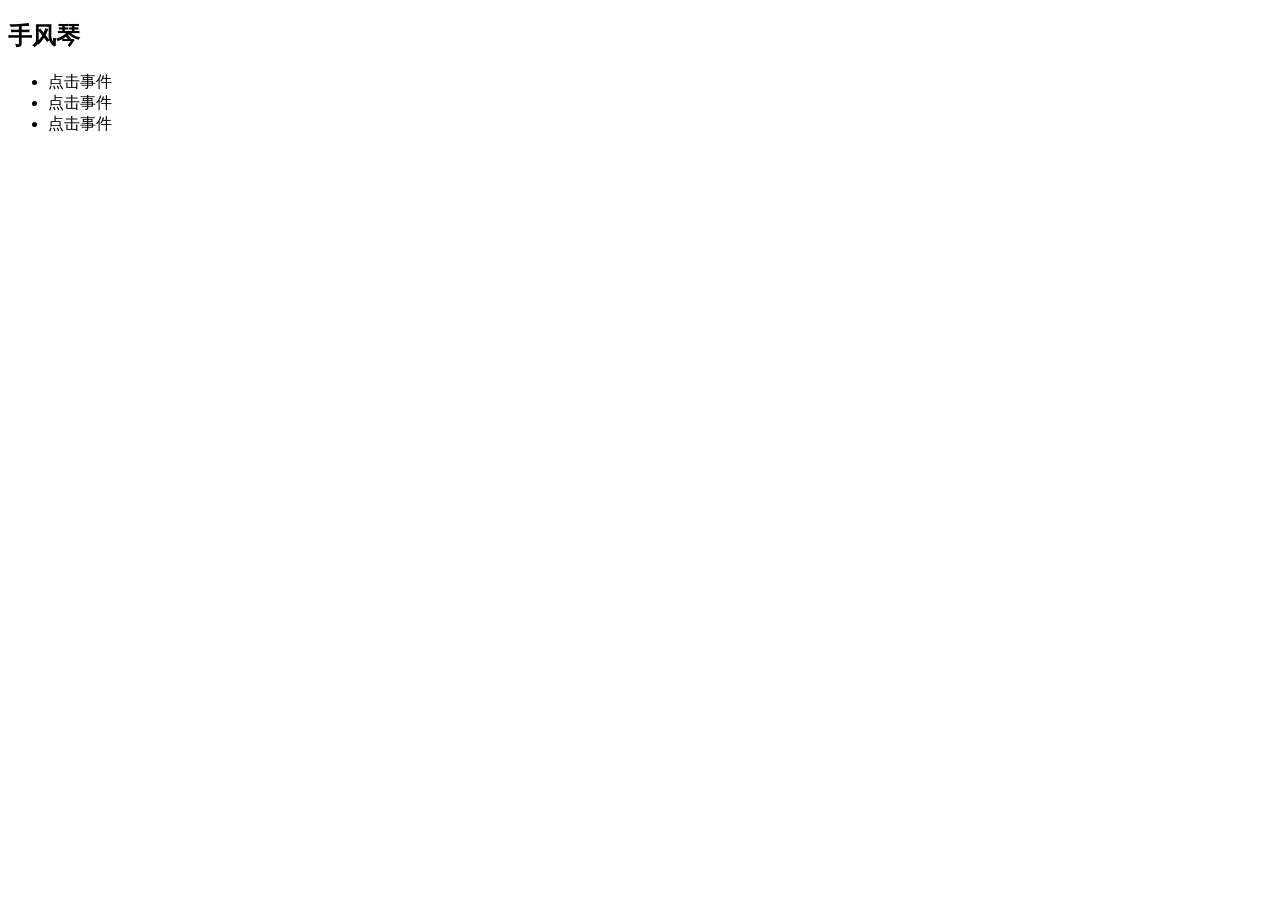
<file: accordion.html>
<!DOCTYPE html>
<html lang="en">

<head>
    <meta charset="UTF-8">
    <meta name="viewport" content="width=device-width, initial-scale=1.0">
    <meta http-equiv="X-UA-Compatible" content="ie=edge">
    <title>Document</title>
    <script src="./js/jquery-3.0.0.js"></script>
    <script src="./js/my_fun.js"></script>
</head>

<body>
    <h2>手风琴</h2>
    <ul>
        <li>
            <div class="item">点击事件</div>
            <div class="item_down">下拉框</div>
        </li>
        <li>
            <div class="item">点击事件</div>
            <div class="item_down">下拉框</div>
        </li>
        <li>
            <div class="item">点击事件</div>
            <div class="item_down">下拉框</div>
        </li>
    </ul>
    <script>
        accordion(".item",".item_down")
    </script>
</body>

</html>
</file>
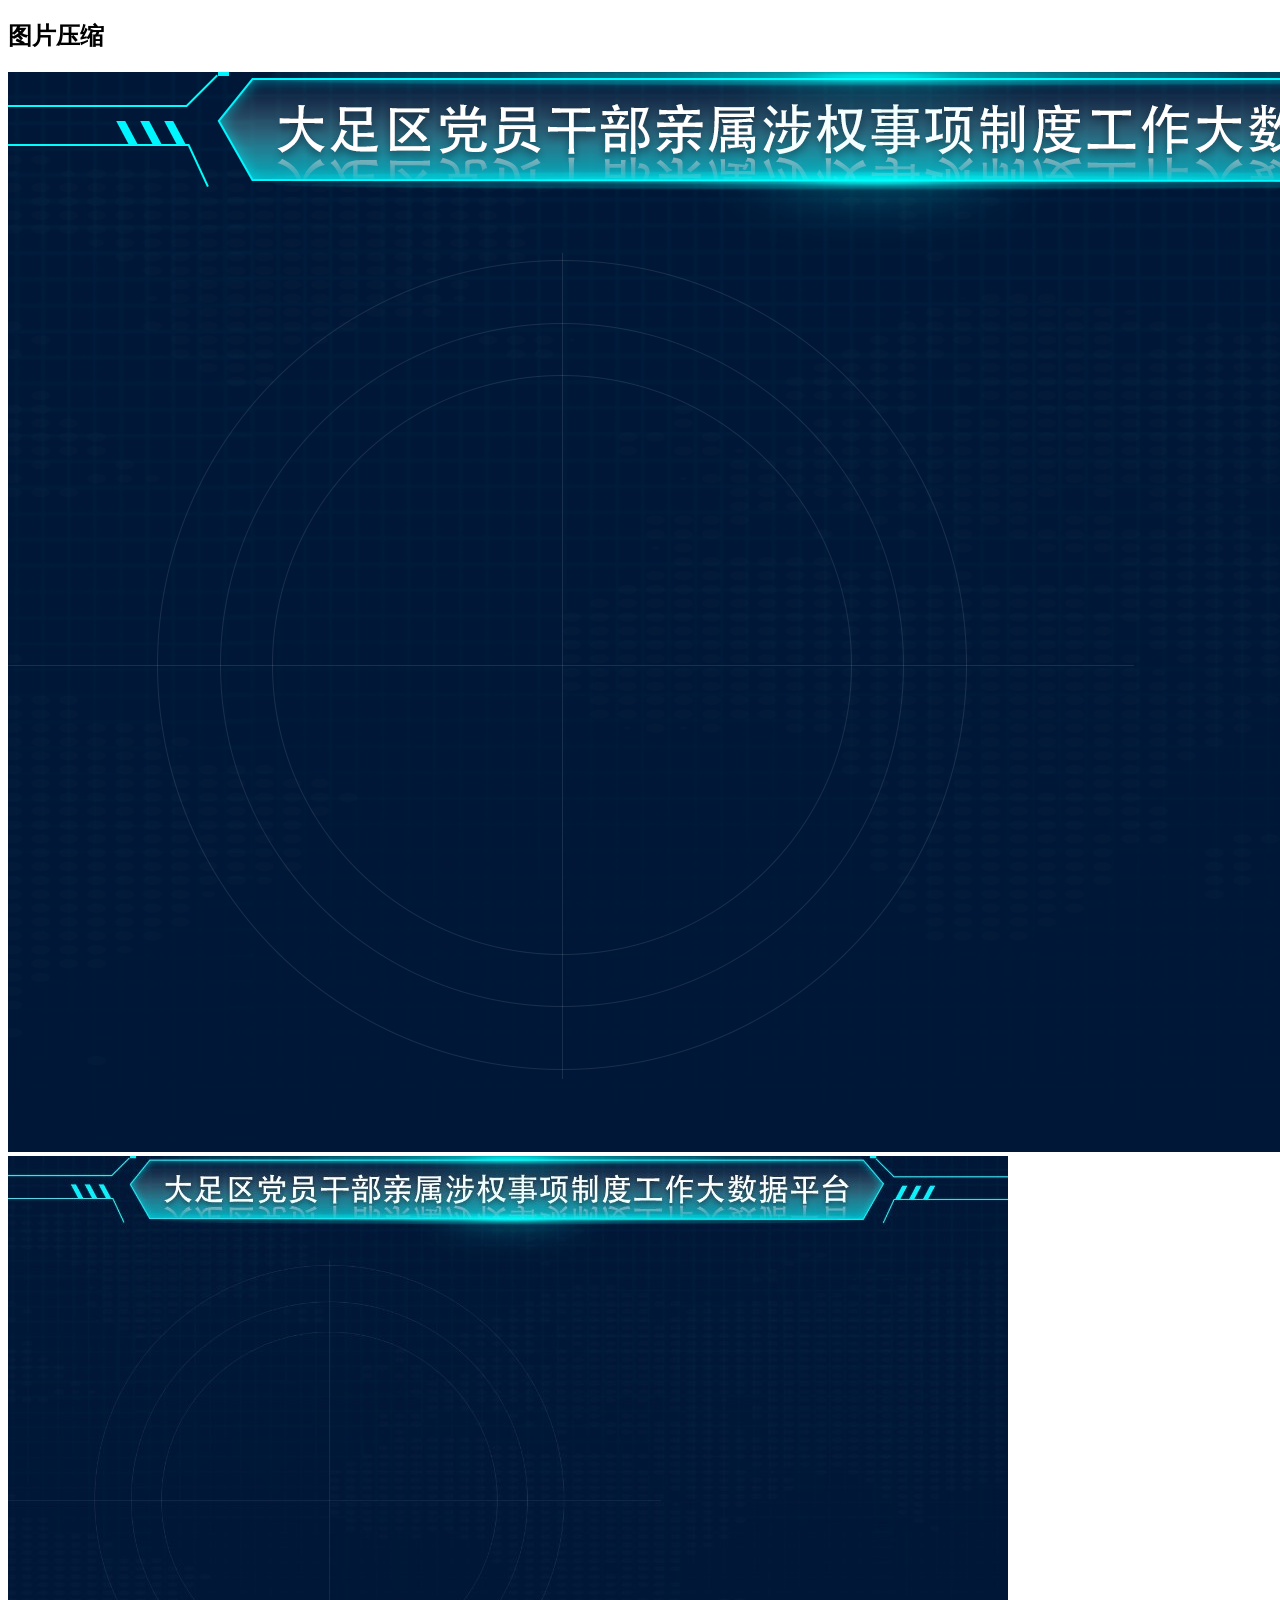
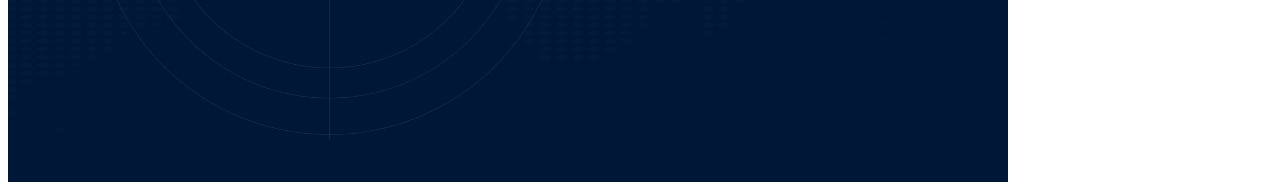
<file: canvas_zip.html>
<!DOCTYPE html>
<html lang="en">
<head>
    <meta charset="UTF-8">
    <meta name="viewport" content="width=device-width, initial-scale=1.0">
    <meta http-equiv="X-UA-Compatible" content="ie=edge">
    <title>Document</title>
    <script src="./js/jquery-3.0.0.js"></script>
    <script src="./js/my_fun.js"></script>
</head>
<body>
    <h2>图片压缩</h2>
    <img src="./images/bg_center1.png" alt="">
    <img  class="img2" src="" alt="">
    <script>
    //图片压缩（本地直接打开会报错）
var zip=new canvas_zip();//可以写参数{a:1,b:2,c:3}
        //参数path图片路径，{}参数，function回调函数
        zip.dealImage("./images/bg_center1.png", {
            quality: 0.9,//压缩的质量0-1之间
            width: 1000,//压缩后的图片宽度，不写高等比例
        }, function (base) {//直接将获取到的base64的字符串
              console.log(base)
              $(".img2").attr("src",base)
              var imgFile = zip.dataURLtoFile(base);//base64转图片对象
              console.log(imgFile)
        })
    </script>
</body>
</html>
</file>
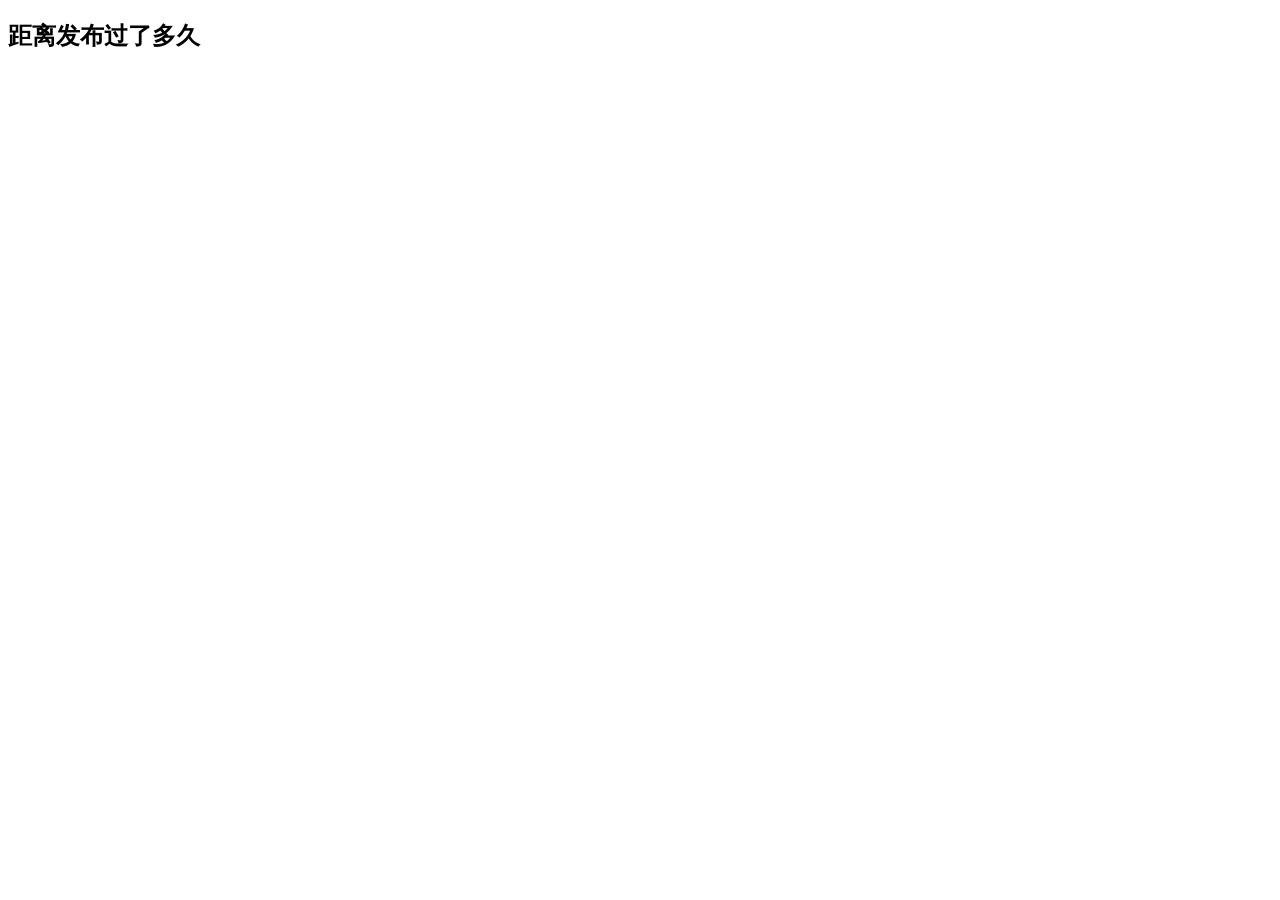
<file: getDateDiff.html>
<!DOCTYPE html>
<html lang="en">

<head>
    <meta charset="UTF-8">
    <meta name="viewport" content="width=device-width, initial-scale=1.0">
    <meta http-equiv="X-UA-Compatible" content="ie=edge">
    <title>Document</title>
    <script src="./js/jquery-3.0.0.js"></script>
    <script src="./js/my_fun.js"></script>
</head>

<body>
    <h2>距离发布过了多久</h2>
    <script>
        var a=getDateDiff("2016/1/2 16:00:00")
        var b=getDateDiff("2019-1-2 16:00:00")
        var c=getDateDiff("2018/1/2")
        var d=getDateDiff("2017-1-2")
        console.log(a,b,c,d)
    </script>
</body>

</html>
</file>
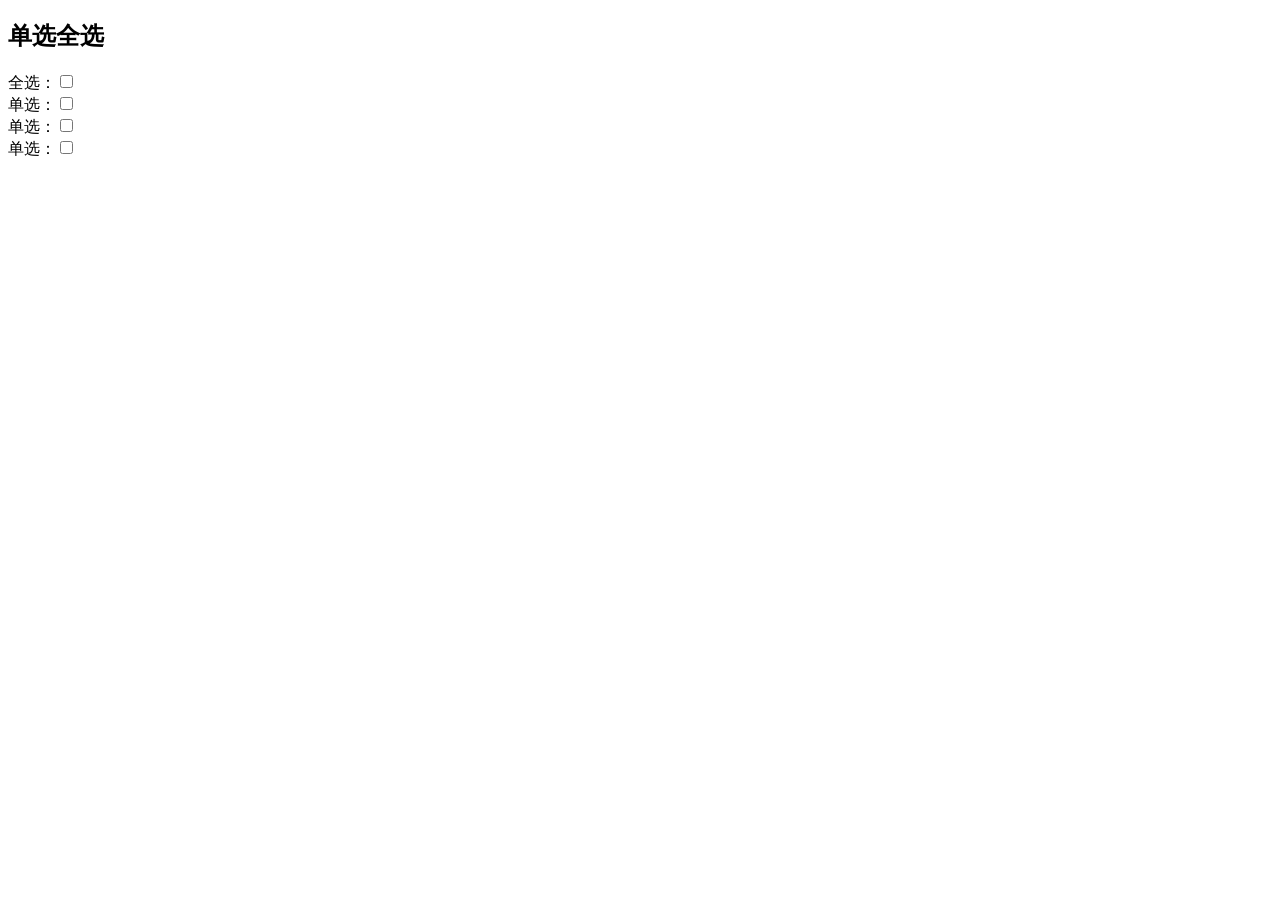
<file: select_all.html>
<!DOCTYPE html>
<html lang="en">

<head>
    <meta charset="UTF-8">
    <meta name="viewport" content="width=device-width, initial-scale=1.0">
    <meta http-equiv="X-UA-Compatible" content="ie=edge">
    <title>Document</title>
    <script src="./js/jquery-3.0.0.js"></script>
    <script src="./js/my_fun.js"></script>
</head>

<body>
    <h2>单选全选</h2>
    <div>
        全选：<input type="checkbox" id="qx"><br>
        单选：<input type="checkbox" class="dx"><br>
        单选：<input type="checkbox" class="dx"><br>
        单选：<input type="checkbox" class="dx"><br>
    </div>
    <script>
        select_all("#qx",".dx")
    </script>
</body>

</html>
</file>
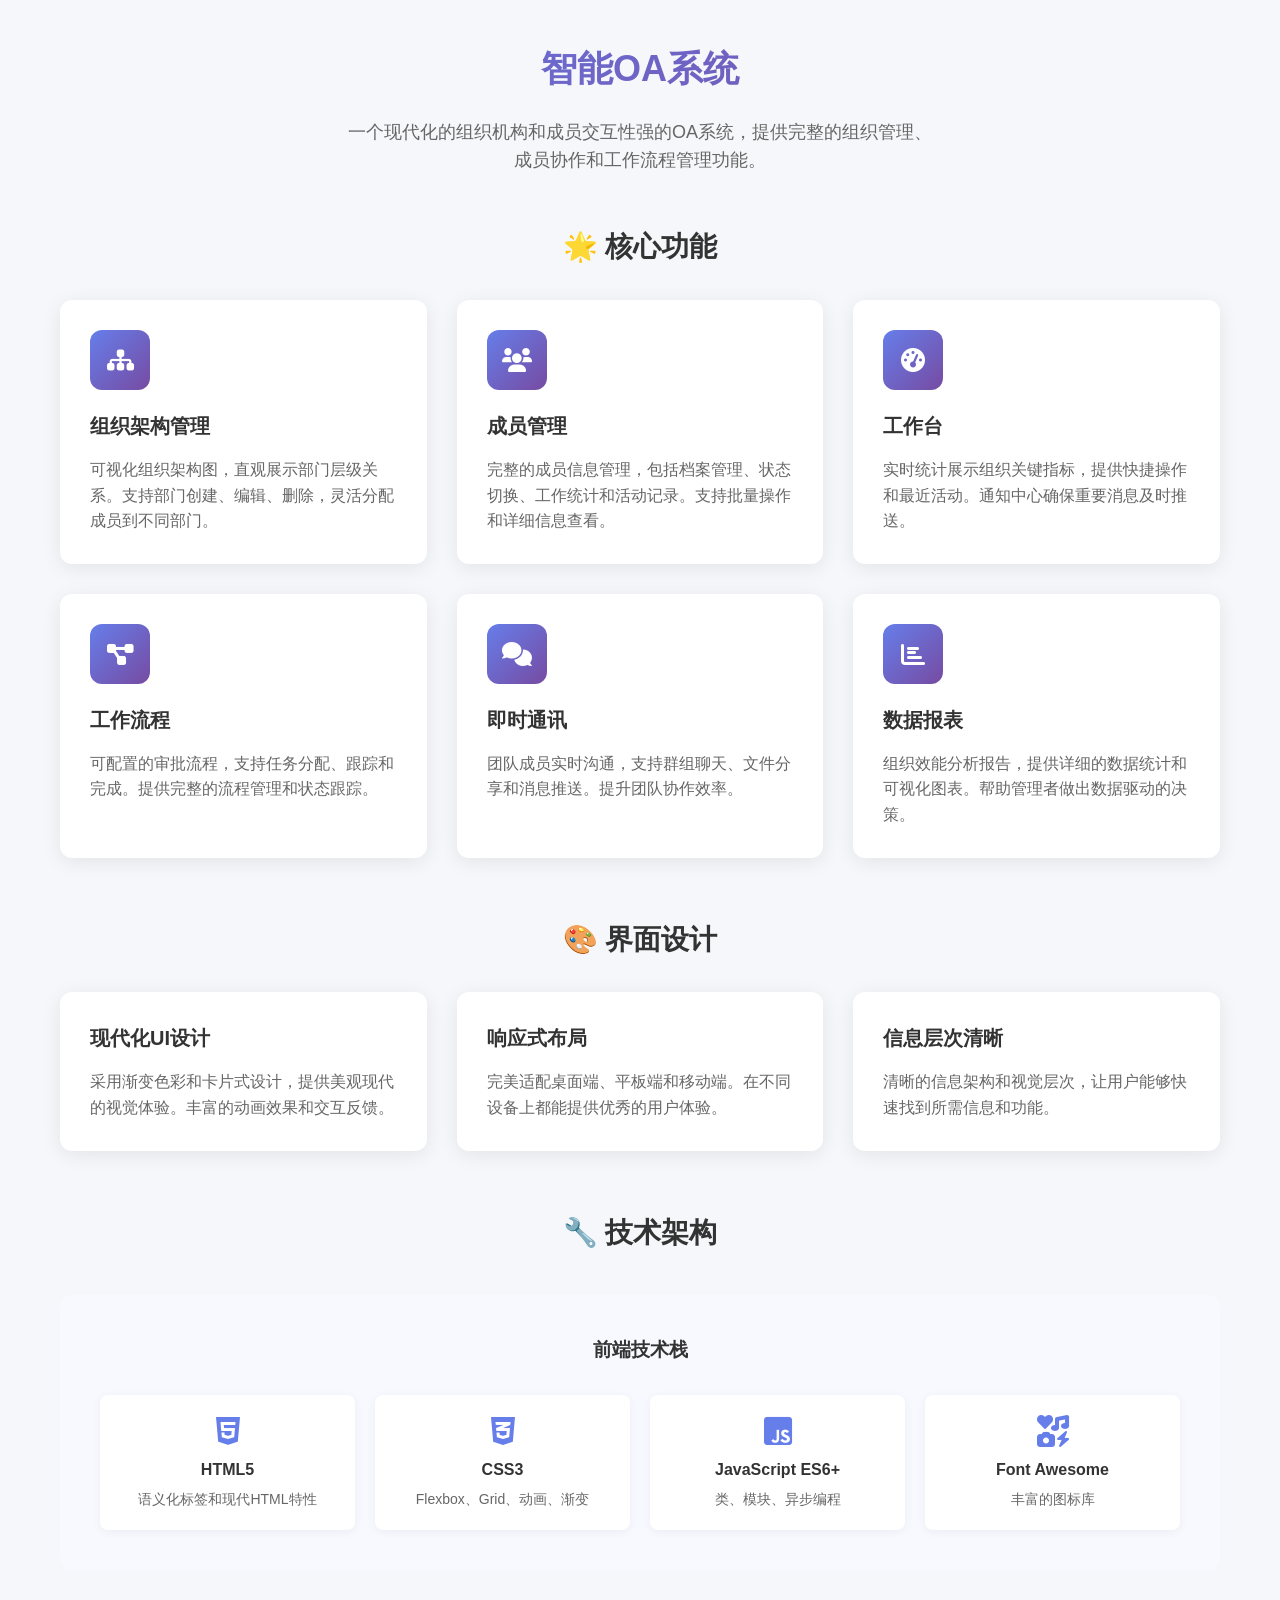
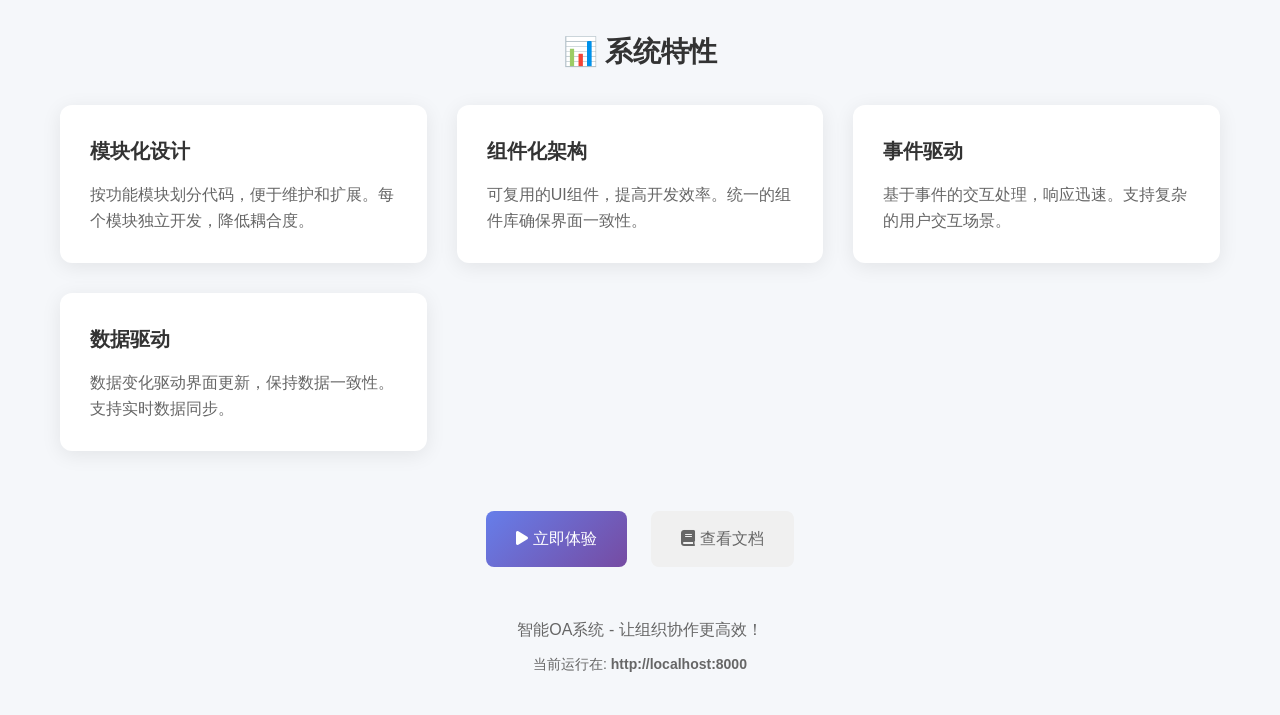
<file: oa-system/demo.html>
<!DOCTYPE html>
<html lang="zh-CN">
<head>
    <meta charset="UTF-8">
    <meta name="viewport" content="width=device-width, initial-scale=1.0">
    <title>智能OA系统 - 功能演示</title>
    <link rel="stylesheet" href="styles/main.css">
    <link rel="stylesheet" href="https://cdnjs.cloudflare.com/ajax/libs/font-awesome/6.0.0/css/all.min.css">
    <style>
        .demo-container {
            max-width: 1200px;
            margin: 0 auto;
            padding: 40px 20px;
        }
        
        .demo-header {
            text-align: center;
            margin-bottom: 50px;
        }
        
        .demo-header h1 {
            font-size: 36px;
            color: #333;
            margin-bottom: 20px;
            background: linear-gradient(135deg, #667eea 0%, #764ba2 100%);
            -webkit-background-clip: text;
            -webkit-text-fill-color: transparent;
            background-clip: text;
        }
        
        .demo-header p {
            font-size: 18px;
            color: #666;
            max-width: 600px;
            margin: 0 auto;
        }
        
        .demo-section {
            margin-bottom: 60px;
        }
        
        .demo-section h2 {
            font-size: 28px;
            color: #333;
            margin-bottom: 30px;
            text-align: center;
        }
        
        .feature-grid {
            display: grid;
            grid-template-columns: repeat(auto-fit, minmax(300px, 1fr));
            gap: 30px;
            margin-bottom: 40px;
        }
        
        .feature-card {
            background: white;
            border-radius: 12px;
            padding: 30px;
            box-shadow: 0 4px 20px rgba(0,0,0,0.08);
            transition: transform 0.3s ease, box-shadow 0.3s ease;
        }
        
        .feature-card:hover {
            transform: translateY(-5px);
            box-shadow: 0 8px 30px rgba(0,0,0,0.12);
        }
        
        .feature-icon {
            width: 60px;
            height: 60px;
            border-radius: 12px;
            background: linear-gradient(135deg, #667eea 0%, #764ba2 100%);
            display: flex;
            align-items: center;
            justify-content: center;
            color: white;
            font-size: 24px;
            margin-bottom: 20px;
        }
        
        .feature-card h3 {
            font-size: 20px;
            color: #333;
            margin-bottom: 15px;
        }
        
        .feature-card p {
            color: #666;
            line-height: 1.6;
        }
        
        .demo-actions {
            text-align: center;
            margin-top: 50px;
        }
        
        .demo-btn {
            display: inline-block;
            padding: 15px 30px;
            background: linear-gradient(135deg, #667eea 0%, #764ba2 100%);
            color: white;
            text-decoration: none;
            border-radius: 8px;
            font-size: 16px;
            font-weight: 500;
            transition: transform 0.3s ease, box-shadow 0.3s ease;
            margin: 0 10px;
        }
        
        .demo-btn:hover {
            transform: translateY(-2px);
            box-shadow: 0 4px 15px rgba(102, 126, 234, 0.4);
        }
        
        .demo-btn.secondary {
            background: #f0f0f0;
            color: #666;
        }
        
        .demo-btn.secondary:hover {
            background: #e0e0e0;
            box-shadow: 0 4px 15px rgba(0,0,0,0.1);
        }
        
        .screenshot {
            width: 100%;
            max-width: 800px;
            border-radius: 12px;
            box-shadow: 0 8px 30px rgba(0,0,0,0.15);
            margin: 30px auto;
            display: block;
        }
        
        .tech-stack {
            background: #f8f9ff;
            padding: 40px;
            border-radius: 12px;
            margin: 40px 0;
        }
        
        .tech-grid {
            display: grid;
            grid-template-columns: repeat(auto-fit, minmax(200px, 1fr));
            gap: 20px;
            margin-top: 30px;
        }
        
        .tech-item {
            text-align: center;
            padding: 20px;
            background: white;
            border-radius: 8px;
            box-shadow: 0 2px 10px rgba(0,0,0,0.05);
        }
        
        .tech-item i {
            font-size: 32px;
            color: #667eea;
            margin-bottom: 10px;
        }
        
        .tech-item h4 {
            font-size: 16px;
            color: #333;
            margin-bottom: 5px;
        }
        
        .tech-item p {
            font-size: 14px;
            color: #666;
        }
    </style>
</head>
<body>
    <div class="demo-container">
        <div class="demo-header">
            <h1>智能OA系统</h1>
            <p>一个现代化的组织机构和成员交互性强的OA系统，提供完整的组织管理、成员协作和工作流程管理功能。</p>
        </div>

        <div class="demo-section">
            <h2>🌟 核心功能</h2>
            <div class="feature-grid">
                <div class="feature-card">
                    <div class="feature-icon">
                        <i class="fas fa-sitemap"></i>
                    </div>
                    <h3>组织架构管理</h3>
                    <p>可视化组织架构图，直观展示部门层级关系。支持部门创建、编辑、删除，灵活分配成员到不同部门。</p>
                </div>
                
                <div class="feature-card">
                    <div class="feature-icon">
                        <i class="fas fa-users"></i>
                    </div>
                    <h3>成员管理</h3>
                    <p>完整的成员信息管理，包括档案管理、状态切换、工作统计和活动记录。支持批量操作和详细信息查看。</p>
                </div>
                
                <div class="feature-card">
                    <div class="feature-icon">
                        <i class="fas fa-tachometer-alt"></i>
                    </div>
                    <h3>工作台</h3>
                    <p>实时统计展示组织关键指标，提供快捷操作和最近活动。通知中心确保重要消息及时推送。</p>
                </div>
                
                <div class="feature-card">
                    <div class="feature-icon">
                        <i class="fas fa-project-diagram"></i>
                    </div>
                    <h3>工作流程</h3>
                    <p>可配置的审批流程，支持任务分配、跟踪和完成。提供完整的流程管理和状态跟踪。</p>
                </div>
                
                <div class="feature-card">
                    <div class="feature-icon">
                        <i class="fas fa-comments"></i>
                    </div>
                    <h3>即时通讯</h3>
                    <p>团队成员实时沟通，支持群组聊天、文件分享和消息推送。提升团队协作效率。</p>
                </div>
                
                <div class="feature-card">
                    <div class="feature-icon">
                        <i class="fas fa-chart-bar"></i>
                    </div>
                    <h3>数据报表</h3>
                    <p>组织效能分析报告，提供详细的数据统计和可视化图表。帮助管理者做出数据驱动的决策。</p>
                </div>
            </div>
        </div>

        <div class="demo-section">
            <h2>🎨 界面设计</h2>
            <div class="feature-grid">
                <div class="feature-card">
                    <h3>现代化UI设计</h3>
                    <p>采用渐变色彩和卡片式设计，提供美观现代的视觉体验。丰富的动画效果和交互反馈。</p>
                </div>
                
                <div class="feature-card">
                    <h3>响应式布局</h3>
                    <p>完美适配桌面端、平板端和移动端。在不同设备上都能提供优秀的用户体验。</p>
                </div>
                
                <div class="feature-card">
                    <h3>信息层次清晰</h3>
                    <p>清晰的信息架构和视觉层次，让用户能够快速找到所需信息和功能。</p>
                </div>
            </div>
        </div>

        <div class="demo-section">
            <h2>🔧 技术架构</h2>
            <div class="tech-stack">
                <h3 style="text-align: center; margin-bottom: 30px; color: #333;">前端技术栈</h3>
                <div class="tech-grid">
                    <div class="tech-item">
                        <i class="fab fa-html5"></i>
                        <h4>HTML5</h4>
                        <p>语义化标签和现代HTML特性</p>
                    </div>
                    
                    <div class="tech-item">
                        <i class="fab fa-css3-alt"></i>
                        <h4>CSS3</h4>
                        <p>Flexbox、Grid、动画、渐变</p>
                    </div>
                    
                    <div class="tech-item">
                        <i class="fab fa-js-square"></i>
                        <h4>JavaScript ES6+</h4>
                        <p>类、模块、异步编程</p>
                    </div>
                    
                    <div class="tech-item">
                        <i class="fas fa-icons"></i>
                        <h4>Font Awesome</h4>
                        <p>丰富的图标库</p>
                    </div>
                </div>
            </div>
        </div>

        <div class="demo-section">
            <h2>📊 系统特性</h2>
            <div class="feature-grid">
                <div class="feature-card">
                    <h3>模块化设计</h3>
                    <p>按功能模块划分代码，便于维护和扩展。每个模块独立开发，降低耦合度。</p>
                </div>
                
                <div class="feature-card">
                    <h3>组件化架构</h3>
                    <p>可复用的UI组件，提高开发效率。统一的组件库确保界面一致性。</p>
                </div>
                
                <div class="feature-card">
                    <h3>事件驱动</h3>
                    <p>基于事件的交互处理，响应迅速。支持复杂的用户交互场景。</p>
                </div>
                
                <div class="feature-card">
                    <h3>数据驱动</h3>
                    <p>数据变化驱动界面更新，保持数据一致性。支持实时数据同步。</p>
                </div>
            </div>
        </div>

        <div class="demo-actions">
            <a href="index.html" class="demo-btn">
                <i class="fas fa-play"></i> 立即体验
            </a>
            <a href="README.md" class="demo-btn secondary">
                <i class="fas fa-book"></i> 查看文档
            </a>
        </div>

        <div style="text-align: center; margin-top: 50px; color: #666;">
            <p>智能OA系统 - 让组织协作更高效！</p>
            <p style="font-size: 14px; margin-top: 10px;">
                当前运行在: <strong>http://localhost:8000</strong>
            </p>
        </div>
    </div>

    <script>
        // 添加一些交互效果
        document.addEventListener('DOMContentLoaded', function() {
            // 添加滚动动画
            const observerOptions = {
                threshold: 0.1,
                rootMargin: '0px 0px -50px 0px'
            };

            const observer = new IntersectionObserver(function(entries) {
                entries.forEach(entry => {
                    if (entry.isIntersecting) {
                        entry.target.style.opacity = '1';
                        entry.target.style.transform = 'translateY(0)';
                    }
                });
            }, observerOptions);

            // 观察所有特性卡片
            document.querySelectorAll('.feature-card').forEach(card => {
                card.style.opacity = '0';
                card.style.transform = 'translateY(20px)';
                card.style.transition = 'opacity 0.6s ease, transform 0.6s ease';
                observer.observe(card);
            });

            // 添加点击效果
            document.querySelectorAll('.feature-card').forEach(card => {
                card.addEventListener('click', function() {
                    this.style.transform = 'scale(0.98)';
                    setTimeout(() => {
                        this.style.transform = 'translateY(-5px)';
                    }, 150);
                });
            });
        });
    </script>
</body>
</html>
</file>
<file: oa-system/styles/main.css>
/* 全局样式重置 */
* {
    margin: 0;
    padding: 0;
    box-sizing: border-box;
}

body {
    font-family: 'Segoe UI', Tahoma, Geneva, Verdana, sans-serif;
    background-color: #f5f7fa;
    color: #333;
    line-height: 1.6;
}

/* 应用容器 */
.app-container {
    display: flex;
    min-height: 100vh;
}

/* 侧边栏样式 */
.sidebar {
    width: 280px;
    background: linear-gradient(135deg, #667eea 0%, #764ba2 100%);
    color: white;
    box-shadow: 2px 0 10px rgba(0,0,0,0.1);
    position: fixed;
    height: 100vh;
    overflow-y: auto;
    z-index: 1000;
}

.sidebar-header {
    padding: 20px;
    border-bottom: 1px solid rgba(255,255,255,0.1);
}

.logo {
    display: flex;
    align-items: center;
    font-size: 20px;
    font-weight: bold;
}

.logo i {
    margin-right: 10px;
    font-size: 24px;
}

.sidebar-menu {
    padding: 20px 0;
}

.menu-section {
    margin-bottom: 30px;
}

.menu-section h3 {
    padding: 0 20px 10px;
    font-size: 12px;
    text-transform: uppercase;
    letter-spacing: 1px;
    opacity: 0.7;
    font-weight: 600;
}

.sidebar-menu ul {
    list-style: none;
}

.sidebar-menu li {
    padding: 12px 20px;
    cursor: pointer;
    transition: all 0.3s ease;
    display: flex;
    align-items: center;
    border-left: 3px solid transparent;
}

.sidebar-menu li:hover {
    background-color: rgba(255,255,255,0.1);
    border-left-color: rgba(255,255,255,0.5);
}

.sidebar-menu li.active {
    background-color: rgba(255,255,255,0.2);
    border-left-color: white;
}

.sidebar-menu li i {
    margin-right: 12px;
    width: 20px;
    text-align: center;
}

/* 主内容区域 */
.main-content {
    flex: 1;
    margin-left: 280px;
    display: flex;
    flex-direction: column;
}

/* 顶部栏 */
.top-bar {
    background: white;
    padding: 15px 30px;
    display: flex;
    justify-content: space-between;
    align-items: center;
    box-shadow: 0 2px 10px rgba(0,0,0,0.1);
    position: sticky;
    top: 0;
    z-index: 100;
}

.breadcrumb {
    font-size: 18px;
    font-weight: 600;
    color: #333;
}

.user-info {
    display: flex;
    align-items: center;
    gap: 20px;
}

.notifications {
    position: relative;
    cursor: pointer;
    padding: 8px;
    border-radius: 50%;
    transition: background-color 0.3s ease;
}

.notifications:hover {
    background-color: #f0f0f0;
}

.notifications i {
    font-size: 18px;
    color: #666;
}

.badge {
    position: absolute;
    top: 0;
    right: 0;
    background: #ff4757;
    color: white;
    border-radius: 50%;
    width: 18px;
    height: 18px;
    font-size: 10px;
    display: flex;
    align-items: center;
    justify-content: center;
}

.user-profile {
    display: flex;
    align-items: center;
    gap: 10px;
    cursor: pointer;
    padding: 8px 12px;
    border-radius: 20px;
    transition: background-color 0.3s ease;
}

.user-profile:hover {
    background-color: #f0f0f0;
}

.user-profile img {
    width: 32px;
    height: 32px;
    border-radius: 50%;
    object-fit: cover;
}

/* 内容容器 */
.content-container {
    flex: 1;
    padding: 30px;
    overflow-y: auto;
}

/* 页面样式 */
.page {
    display: none;
}

.page.active {
    display: block;
}

.page-header {
    display: flex;
    justify-content: space-between;
    align-items: center;
    margin-bottom: 30px;
}

.page-header h1 {
    font-size: 28px;
    font-weight: 600;
    color: #333;
}

/* 按钮样式 */
.btn {
    padding: 10px 20px;
    border: none;
    border-radius: 6px;
    cursor: pointer;
    font-size: 14px;
    font-weight: 500;
    transition: all 0.3s ease;
    display: inline-flex;
    align-items: center;
    gap: 8px;
}

.btn-primary {
    background: linear-gradient(135deg, #667eea 0%, #764ba2 100%);
    color: white;
}

.btn-primary:hover {
    transform: translateY(-2px);
    box-shadow: 0 4px 15px rgba(102, 126, 234, 0.4);
}

/* 工作台样式 */
.dashboard-grid {
    display: grid;
    grid-template-columns: 1fr 1fr 1fr;
    gap: 30px;
    margin-bottom: 30px;
}

.stats-cards {
    grid-column: 1 / -1;
    display: grid;
    grid-template-columns: repeat(auto-fit, minmax(250px, 1fr));
    gap: 20px;
}

.stat-card {
    background: white;
    padding: 25px;
    border-radius: 12px;
    box-shadow: 0 4px 20px rgba(0,0,0,0.08);
    display: flex;
    align-items: center;
    gap: 20px;
    transition: transform 0.3s ease, box-shadow 0.3s ease;
}

.stat-card:hover {
    transform: translateY(-5px);
    box-shadow: 0 8px 30px rgba(0,0,0,0.12);
}

.stat-icon {
    width: 60px;
    height: 60px;
    border-radius: 12px;
    display: flex;
    align-items: center;
    justify-content: center;
    font-size: 24px;
    color: white;
}

.stat-card:nth-child(1) .stat-icon {
    background: linear-gradient(135deg, #667eea 0%, #764ba2 100%);
}

.stat-card:nth-child(2) .stat-icon {
    background: linear-gradient(135deg, #f093fb 0%, #f5576c 100%);
}

.stat-card:nth-child(3) .stat-icon {
    background: linear-gradient(135deg, #4facfe 0%, #00f2fe 100%);
}

.stat-card:nth-child(4) .stat-icon {
    background: linear-gradient(135deg, #43e97b 0%, #38f9d7 100%);
}

.stat-content h3 {
    font-size: 32px;
    font-weight: 700;
    color: #333;
    margin-bottom: 5px;
}

.stat-content p {
    color: #666;
    font-size: 14px;
}

/* 快捷操作 */
.quick-actions {
    background: white;
    padding: 25px;
    border-radius: 12px;
    box-shadow: 0 4px 20px rgba(0,0,0,0.08);
}

.quick-actions h2 {
    margin-bottom: 20px;
    font-size: 18px;
    color: #333;
}

.action-grid {
    display: grid;
    grid-template-columns: repeat(auto-fit, minmax(150px, 1fr));
    gap: 15px;
}

.action-item {
    padding: 20px;
    border: 2px dashed #e0e0e0;
    border-radius: 8px;
    text-align: center;
    cursor: pointer;
    transition: all 0.3s ease;
}

.action-item:hover {
    border-color: #667eea;
    background-color: #f8f9ff;
    transform: translateY(-2px);
}

.action-item i {
    font-size: 24px;
    color: #667eea;
    margin-bottom: 10px;
    display: block;
}

.action-item span {
    font-size: 14px;
    color: #666;
    font-weight: 500;
}

/* 最近活动 */
.recent-activities {
    background: white;
    padding: 25px;
    border-radius: 12px;
    box-shadow: 0 4px 20px rgba(0,0,0,0.08);
}

.recent-activities h2 {
    margin-bottom: 20px;
    font-size: 18px;
    color: #333;
}

.activity-list {
    display: flex;
    flex-direction: column;
    gap: 15px;
}

.activity-item {
    display: flex;
    align-items: center;
    gap: 15px;
    padding: 15px;
    border-radius: 8px;
    transition: background-color 0.3s ease;
}

.activity-item:hover {
    background-color: #f8f9ff;
}

.activity-icon {
    width: 40px;
    height: 40px;
    border-radius: 8px;
    background: linear-gradient(135deg, #667eea 0%, #764ba2 100%);
    display: flex;
    align-items: center;
    justify-content: center;
    color: white;
    font-size: 16px;
}

.activity-content p {
    font-size: 14px;
    color: #333;
    margin-bottom: 5px;
}

.activity-content .time {
    font-size: 12px;
    color: #999;
}

/* 组织架构样式 */
.org-chart-container {
    background: white;
    padding: 30px;
    border-radius: 12px;
    box-shadow: 0 4px 20px rgba(0,0,0,0.08);
    min-height: 500px;
}

#org-chart {
    width: 100%;
    height: 100%;
    min-height: 400px;
}

/* 成员管理样式 */
.members-grid {
    display: grid;
    grid-template-columns: repeat(auto-fill, minmax(300px, 1fr));
    gap: 20px;
}

.member-card {
    background: white;
    border-radius: 12px;
    padding: 20px;
    box-shadow: 0 4px 20px rgba(0,0,0,0.08);
    transition: transform 0.3s ease, box-shadow 0.3s ease;
}

.member-card:hover {
    transform: translateY(-5px);
    box-shadow: 0 8px 30px rgba(0,0,0,0.12);
}

.member-header {
    display: flex;
    align-items: center;
    gap: 15px;
    margin-bottom: 15px;
}

.member-avatar {
    width: 50px;
    height: 50px;
    border-radius: 50%;
    object-fit: cover;
}

.member-info h3 {
    font-size: 16px;
    font-weight: 600;
    color: #333;
    margin-bottom: 5px;
}

.member-info p {
    font-size: 14px;
    color: #666;
}

.member-details {
    display: flex;
    flex-direction: column;
    gap: 8px;
}

.member-detail {
    display: flex;
    justify-content: space-between;
    font-size: 14px;
}

.member-detail span:first-child {
    color: #666;
}

.member-detail span:last-child {
    color: #333;
    font-weight: 500;
}

.member-actions {
    margin-top: 15px;
    display: flex;
    gap: 10px;
}

.btn-small {
    padding: 6px 12px;
    font-size: 12px;
    border-radius: 4px;
}

.btn-secondary {
    background: #f0f0f0;
    color: #666;
}

.btn-secondary:hover {
    background: #e0e0e0;
}

/* 模态框样式 */
.modal {
    display: none;
    position: fixed;
    z-index: 2000;
    left: 0;
    top: 0;
    width: 100%;
    height: 100%;
    background-color: rgba(0,0,0,0.5);
    backdrop-filter: blur(5px);
}

.modal-content {
    background-color: white;
    margin: 5% auto;
    padding: 0;
    border-radius: 12px;
    width: 90%;
    max-width: 600px;
    box-shadow: 0 20px 60px rgba(0,0,0,0.3);
    animation: modalSlideIn 0.3s ease;
}

@keyframes modalSlideIn {
    from {
        opacity: 0;
        transform: translateY(-50px);
    }
    to {
        opacity: 1;
        transform: translateY(0);
    }
}

.modal-header {
    padding: 20px 25px;
    border-bottom: 1px solid #e0e0e0;
    display: flex;
    justify-content: space-between;
    align-items: center;
}

.modal-header h2 {
    font-size: 18px;
    color: #333;
}

.close {
    font-size: 24px;
    font-weight: bold;
    color: #999;
    cursor: pointer;
    transition: color 0.3s ease;
}

.close:hover {
    color: #333;
}

.modal-body {
    padding: 25px;
}

/* 表单样式 */
.form-group {
    margin-bottom: 20px;
}

.form-group label {
    display: block;
    margin-bottom: 8px;
    font-weight: 500;
    color: #333;
}

.form-control {
    width: 100%;
    padding: 12px 15px;
    border: 2px solid #e0e0e0;
    border-radius: 6px;
    font-size: 14px;
    transition: border-color 0.3s ease;
}

.form-control:focus {
    outline: none;
    border-color: #667eea;
}

.form-row {
    display: grid;
    grid-template-columns: 1fr 1fr;
    gap: 15px;
}

/* 响应式设计 */
@media (max-width: 1024px) {
    .sidebar {
        width: 250px;
    }
    
    .main-content {
        margin-left: 250px;
    }
    
    .dashboard-grid {
        grid-template-columns: 1fr;
    }
}

@media (max-width: 768px) {
    .sidebar {
        transform: translateX(-100%);
        transition: transform 0.3s ease;
    }
    
    .sidebar.open {
        transform: translateX(0);
    }
    
    .main-content {
        margin-left: 0;
    }
    
    .stats-cards {
        grid-template-columns: 1fr;
    }
    
    .action-grid {
        grid-template-columns: repeat(2, 1fr);
    }
    
    .members-grid {
        grid-template-columns: 1fr;
    }
    
    .form-row {
        grid-template-columns: 1fr;
    }
}

/* 加载动画 */
.loading {
    display: inline-block;
    width: 20px;
    height: 20px;
    border: 3px solid #f3f3f3;
    border-top: 3px solid #667eea;
    border-radius: 50%;
    animation: spin 1s linear infinite;
}

@keyframes spin {
    0% { transform: rotate(0deg); }
    100% { transform: rotate(360deg); }
}

/* 工具提示 */
.tooltip {
    position: relative;
    cursor: help;
}

.tooltip::after {
    content: attr(data-tooltip);
    position: absolute;
    bottom: 100%;
    left: 50%;
    transform: translateX(-50%);
    background: #333;
    color: white;
    padding: 8px 12px;
    border-radius: 4px;
    font-size: 12px;
    white-space: nowrap;
    opacity: 0;
    visibility: hidden;
    transition: all 0.3s ease;
    z-index: 1000;
}

.tooltip:hover::after {
    opacity: 1;
    visibility: visible;
}

/* 状态标签 */
.status-badge {
    padding: 4px 8px;
    border-radius: 12px;
    font-size: 12px;
    font-weight: 500;
}

.status-active {
    background: #e8f5e8;
    color: #2d5a2d;
}

.status-inactive {
    background: #ffe8e8;
    color: #5a2d2d;
}

.status-pending {
    background: #fff3e8;
    color: #5a4a2d;
}
</file>
